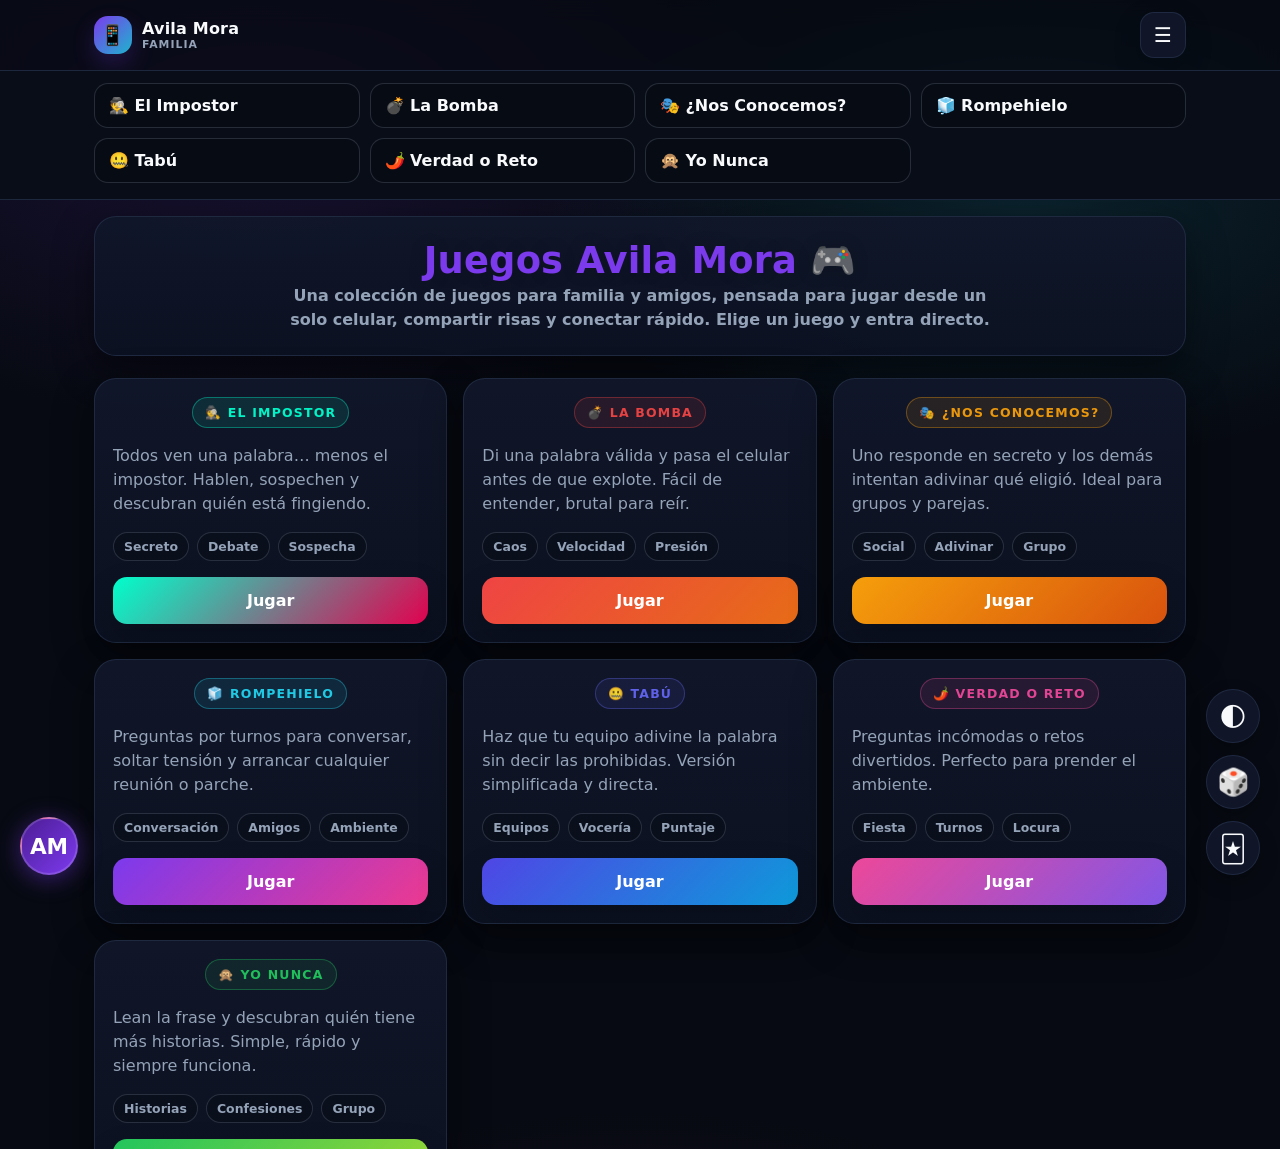
<file: index.html>
<!DOCTYPE html>
<html lang="es">
<head>
  <meta charset="UTF-8" />
  <meta
    name="viewport"
    content="width=device-width, initial-scale=1.0, maximum-scale=1.0, user-scalable=no, viewport-fit=cover"
  />
  <title>Juegos Avila Mora 🎮</title>
  <meta name="theme-color" content="#070A12" />
  <meta
    name="description"
    content="Colección de juegos party para familia y amigos: El Impostor, La Bomba, ¿Nos Conocemos?, Rompehielo, Tabú, Verdad o Reto y Yo Nunca."
  />
  <meta name="apple-mobile-web-app-capable" content="yes" />
  <meta name="apple-mobile-web-app-status-bar-style" content="black-translucent" />
  <meta name="apple-mobile-web-app-title" content="Juegos Avila Mora" />

  <link
    rel="icon"
    href="logoam.png"
  />
  <link id="pwa-manifest" rel="manifest" />
  <link rel="stylesheet" href="styles.css" />
</head>

<body>
  <a class="skip-link" href="#mainContent">Saltar al contenido</a>

  <header class="topbar">
    <div class="topbar-inner">
      <a class="brand brand-link" href="index.html" aria-label="Ir al menú principal">
        <span class="logo" aria-hidden="true">📱</span>
        <span class="txt">
          <span class="name">Avila Mora</span>
          <small>Familia</small>
        </span>
      </a>

      <div class="topbar-actions">
        <button
          id="navToggle"
          type="button"
          class="icon-btn"
          aria-label="Abrir navegación"
          aria-expanded="false"
          aria-controls="siteNav"
        >
          ☰
        </button>
      </div>
    </div>

    <nav id="siteNav" class="site-nav" hidden aria-label="Navegación de juegos">
      <div class="site-nav-inner">
        <a class="nav-item" href="impostor.html">🕵️ El Impostor</a>
        <a class="nav-item" href="bomba.html">💣 La Bomba</a>
        <a class="nav-item" href="nosconocemos.html">🎭 ¿Nos Conocemos?</a>
        <a class="nav-item" href="rompehielo.html">🧊 Rompehielo</a>
        <a class="nav-item" href="tabu.html">🤐 Tabú</a>
        <a class="nav-item" href="verdadreto.html">🌶️ Verdad o Reto</a>
        <a class="nav-item" href="yonunca.html">🙊 Yo Nunca</a>
      </div>
    </nav>
  </header>

  <main id="mainContent">
    <div class="wrap">
      <section class="section active" aria-labelledby="menu-title">
        <div class="stack">
          <div class="hero-card box center">
            <h1 id="menu-title" class="game-title">Juegos Avila Mora 🎮</h1>
            <p class="game-sub max-center">
              Una colección de juegos para familia y amigos, pensada para jugar desde un solo celular,
              compartir risas y conectar rápido. Elige un juego y entra directo.
            </p>
          </div>

          <div class="grid cards-grid">
            <article class="box stack theme-impostor card-item">
              <div class="badge badge-cyan">🕵️ El Impostor</div>
              <div class="muted card-copy">
                Todos ven una palabra… menos el impostor. Hablen, sospechen y descubran quién está fingiendo.
              </div>
              <div class="card-tags">
                <span>Secreto</span><span>Debate</span><span>Sospecha</span>
              </div>
              <a class="btn primary" href="impostor.html">Jugar</a>
            </article>

            <article class="box stack theme-bomba card-item">
              <div class="badge badge-red">💣 La Bomba</div>
              <div class="muted card-copy">
                Di una palabra válida y pasa el celular antes de que explote. Fácil de entender, brutal para reír.
              </div>
              <div class="card-tags">
                <span>Caos</span><span>Velocidad</span><span>Presión</span>
              </div>
              <a class="btn primary" href="bomba.html">Jugar</a>
            </article>

            <article class="box stack theme-nosconocemos card-item">
              <div class="badge badge-amber">🎭 ¿Nos Conocemos?</div>
              <div class="muted card-copy">
                Uno responde en secreto y los demás intentan adivinar qué eligió. Ideal para grupos y parejas.
              </div>
              <div class="card-tags">
                <span>Social</span><span>Adivinar</span><span>Grupo</span>
              </div>
              <a class="btn primary" href="nosconocemos.html">Jugar</a>
            </article>

            <article class="box stack theme-rompehielo card-item">
              <div class="badge">🧊 Rompehielo</div>
              <div class="muted card-copy">
                Preguntas por turnos para conversar, soltar tensión y arrancar cualquier reunión o parche.
              </div>
              <div class="card-tags">
                <span>Conversación</span><span>Amigos</span><span>Ambiente</span>
              </div>
              <a class="btn primary" href="rompehielo.html">Jugar</a>
            </article>

            <article class="box stack theme-tabu card-item">
              <div class="badge badge-indigo">🤐 Tabú</div>
              <div class="muted card-copy">
                Haz que tu equipo adivine la palabra sin decir las prohibidas. Versión simplificada y directa.
              </div>
              <div class="card-tags">
                <span>Equipos</span><span>Vocería</span><span>Puntaje</span>
              </div>
              <a class="btn primary" href="tabu.html">Jugar</a>
            </article>

            <article class="box stack theme-verdadreto card-item">
              <div class="badge badge-pink">🌶️ Verdad o Reto</div>
              <div class="muted card-copy">
                Preguntas incómodas o retos divertidos. Perfecto para prender el ambiente.
              </div>
              <div class="card-tags">
                <span>Fiesta</span><span>Turnos</span><span>Locura</span>
              </div>
              <a class="btn primary" href="verdadreto.html">Jugar</a>
            </article>

            <article class="box stack theme-yonunca card-item">
              <div class="badge badge-green">🙊 Yo Nunca</div>
              <div class="muted card-copy">
                Lean la frase y descubran quién tiene más historias. Simple, rápido y siempre funciona.
              </div>
              <div class="card-tags">
                <span>Historias</span><span>Confesiones</span><span>Grupo</span>
              </div>
              <a class="btn primary" href="yonunca.html">Jugar</a>
            </article>
          </div>
        </div>
      </section>
    </div>
  </main>

  <footer id="globalFooter">
    Hecho con mucho amor |
    <a
      href="https://avilamorasoluciones.github.io/ams"
      target="_blank"
      rel="noopener noreferrer"
      class="footer-link"
    >
      Avila Mora Soluciones
    </a>
    | 2026
  </footer>

  <a
    href="https://avilamorasoluciones.github.io/ams"
    target="_blank"
    rel="noopener noreferrer"
    class="fab-left"
    title="Ir a Avila Mora Soluciones"
    aria-label="Ir a Avila Mora Soluciones"
  >
    AM
  </a>

  <div class="fab-right-container">
    <button
      id="themeToggleBtn"
      type="button"
      class="fab-btn"
      onclick="Theme.toggle()"
      title="Cambiar tema"
      aria-label="Cambiar tema"
    >
      🌓
    </button>
    <button
      type="button"
      class="fab-btn"
      onclick="Tools.openModal('dice')"
      title="Lanzar dado"
      aria-label="Lanzar dado"
    >
      🎲
    </button>
    <button
      type="button"
      class="fab-btn"
      onclick="Tools.openModal('cards')"
      title="Sacar carta"
      aria-label="Sacar carta"
    >
      🃏
    </button>
  </div>

  <div id="dice-modal" class="tool-overlay" role="dialog" aria-modal="true" aria-labelledby="dice-modal-title">
    <div class="box narrow stack center tool-modal-card">
      <button
        type="button"
        class="btn ghost modal-close-btn"
        onclick="Tools.closeModal('dice')"
        aria-label="Cerrar modal de dado"
      >
        ❌
      </button>

      <h2 id="dice-modal-title" class="modal-title color-accent">Lanzar Dado 🎲</h2>
      <p class="muted modal-copy">
        Toma decisiones rápidas, asigna turnos o define quién empieza. Que decida el azar.
      </p>

      <div id="dice-result" class="emoji-display giant-emoji">🎲</div>

      <button type="button" class="btn primary btn-xl" onclick="Tools.rollDice()">¡Lanzar!</button>
    </div>
  </div>

  <div id="cards-modal" class="tool-overlay" role="dialog" aria-modal="true" aria-labelledby="cards-modal-title">
    <div class="box narrow stack center tool-modal-card">
      <button
        type="button"
        class="btn ghost modal-close-btn"
        onclick="Tools.closeModal('cards')"
        aria-label="Cerrar modal de cartas"
      >
        ❌
      </button>

      <h2 id="cards-modal-title" class="modal-title color-danger">Sacar Carta 🃏</h2>
      <p class="muted modal-copy">
        Ideal para repartir turnos, jugar mayor/menor o resolver empates con la baraja.
      </p>

      <div id="card-result" class="card-result-box">🎴</div>

      <button type="button" class="btn danger btn-xl" onclick="Tools.drawCard()">¡Sacar Carta!</button>
    </div>
  </div>

  <script src="scripts.js"></script>
</body>
</html>
</file>
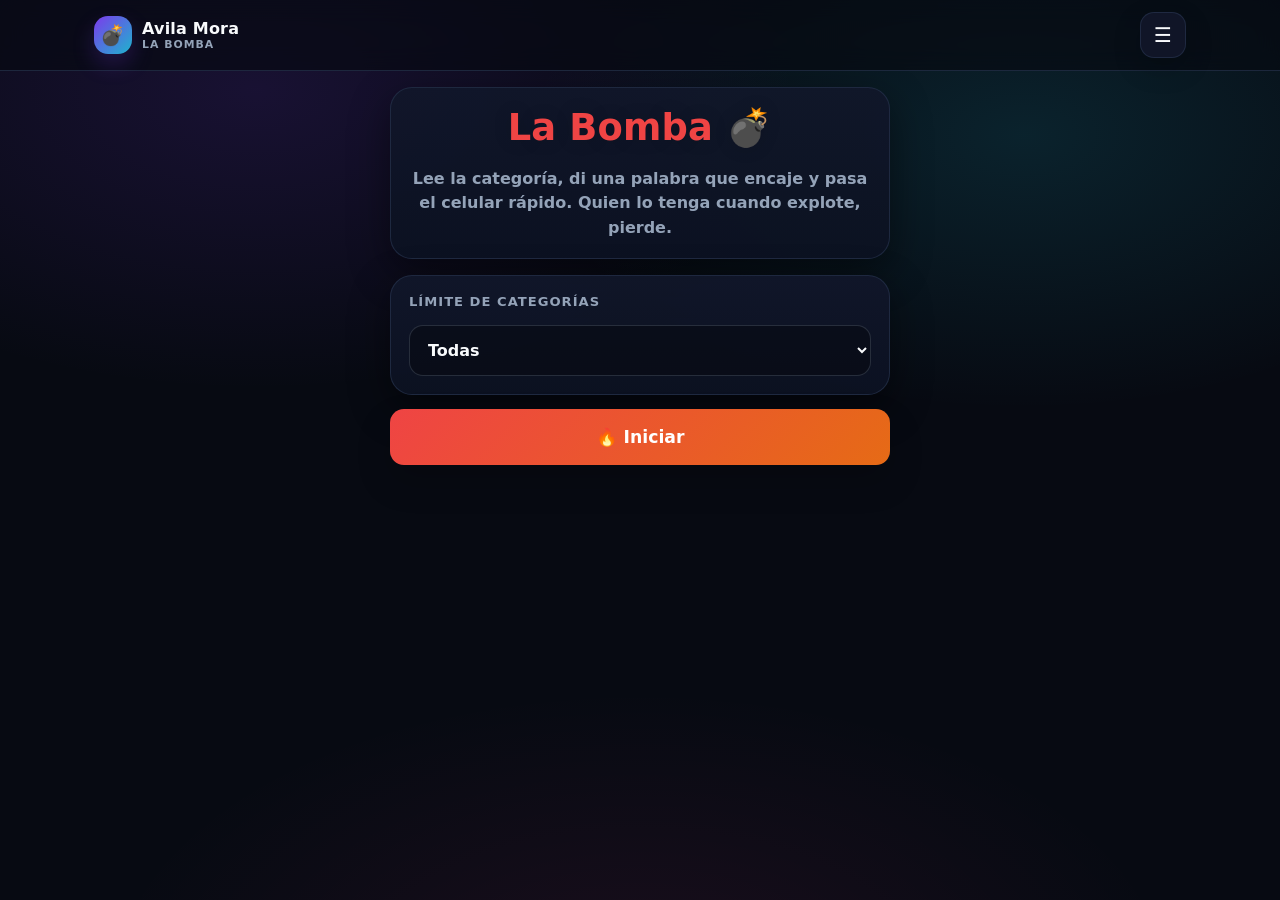
<file: bomba.html>
<!DOCTYPE html>
<html lang="es">
<head>
  <meta charset="UTF-8" />
  <meta name="viewport" content="width=device-width, initial-scale=1.0, maximum-scale=1.0, user-scalable=no, viewport-fit=cover" />
  <title>La Bomba 💣</title>
  <meta name="theme-color" content="#ef4444" />
 <link
    rel="icon"
    href="logoam.png"
  />
  <link rel="stylesheet" href="styles.css" />
</head>
<body class="theme-bomba">
  <header class="topbar">
    <div class="topbar-inner">
      <a class="brand brand-link" href="index.html">
        <span class="logo">💣</span>
        <span class="txt"><span class="name">Avila Mora</span><small>La Bomba</small></span>
      </a>
      <div class="topbar-actions"><button id="navToggle" type="button" class="icon-btn">☰</button></div>
    </div>
    <nav id="siteNav" class="site-nav" hidden>
      <div class="site-nav-inner">
        <a class="nav-item" href="index.html">🏠 Menú</a>
      </div>
    </nav>
  </header>

  <main id="mainContent">
    <div class="wrap">
      <section class="section active">
        <div class="stack">
          <div class="box narrow stack center">
            <h1 class="game-title">La Bomba 💣</h1>
            <p class="game-sub">Lee la categoría, di una palabra que encaje y pasa el celular rápido. Quien lo tenga cuando explote, pierde.</p>
          </div>

          <div class="box narrow shell">
            <div class="stack">
              <!-- CONFIGURACIÓN -->
              <div id="b-scr-lobby" class="im-screen active">
                <div class="box stack compact">
                  <span class="label-muted">Límite de categorías</span>
                  <select id="b-selLimit">
                    <option value="20">20 Categorías</option>
                    <option value="50">50 Categorías</option>
                    <option value="all" selected>Todas</option>
                  </select>
                </div>
                <button type="button" class="btn primary btn-xl" id="b-btnStart">🔥 Iniciar</button>
              </div>

              <!-- JUEGO -->
              <div id="b-scr-game" class="im-screen center">
                <div class="box stack">
                  <span class="cat-text">Digan palabras de:</span>
                  <h2 id="b-txtWord" class="prompt-main" style="color: var(--text)">-</h2>
                  <div id="b-bombEmoji" class="emoji-display giant-emoji">💣</div>
                </div>
                
                <div class="row">
                  <button type="button" class="btn ghost" id="b-btnStop">⏹️ Parar</button>
                  <button type="button" class="btn danger" id="b-btnSkip">⏭️ Cambiar</button>
                </div>
              </div>

              <!-- EXPLOSIÓN -->
              <div id="b-scr-boom" class="im-screen center">
                <div class="box stack">
                  <h1 class="game-title" style="color: var(--danger)">¡BOOM! 💥</h1>
                  <p class="muted strong-copy">Explotó. El que tiene el celular, ¡pierde!</p>
                </div>
                <button type="button" class="btn primary btn-xl" id="b-btnNext">Siguiente Ronda</button>
                <a href="index.html" class="btn ghost">🏠 Menú</a>
              </div>
            </div>
          </div>
        </div>
      </section>
    </div>
  </main>
  <script src="datos.js"></script>
  <script src="scripts.js"></script>
  <script src="bomba.js"></script>
</body>
</html>
</file>
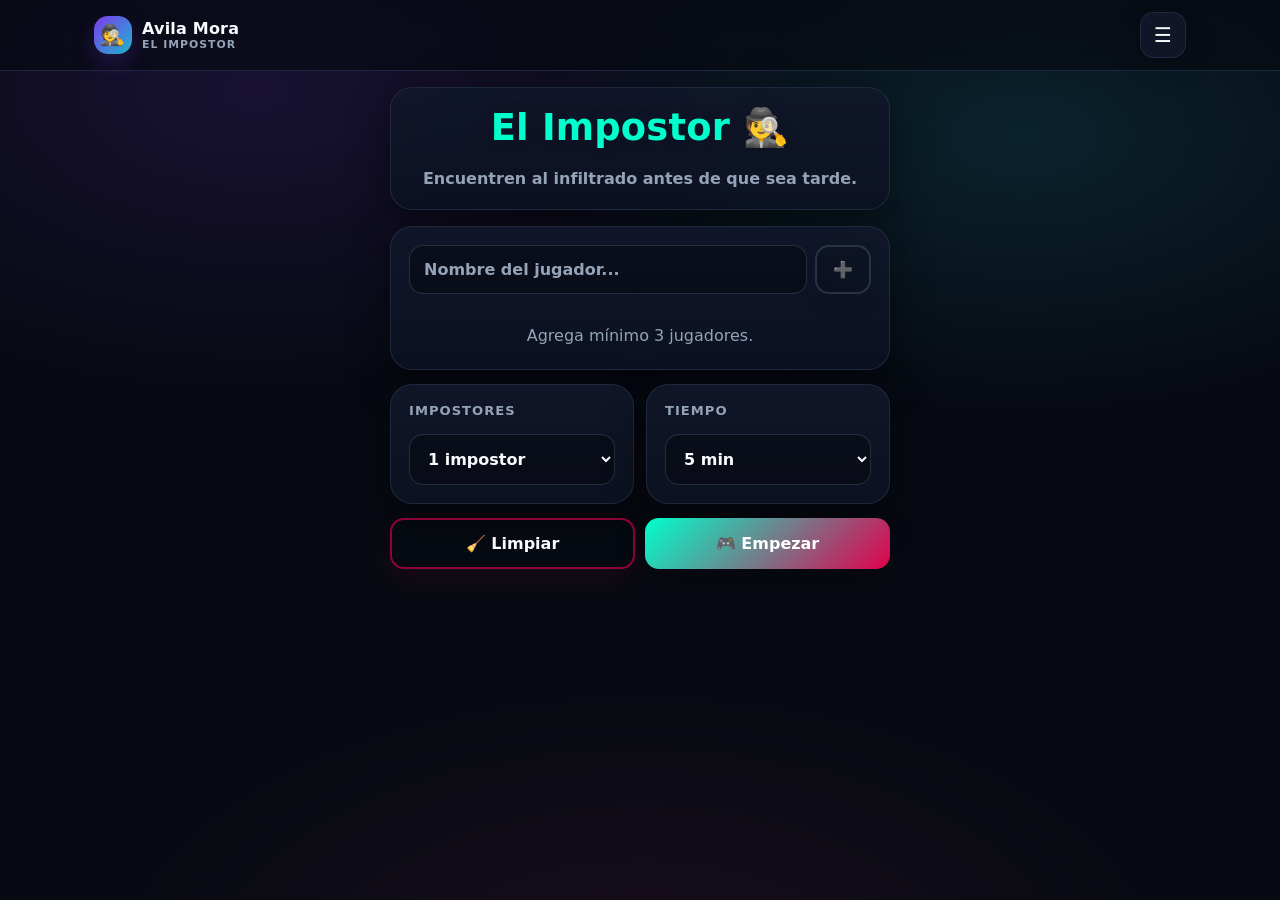
<file: impostor.html>
<!DOCTYPE html>
<html lang="es">
<head>
  <meta charset="UTF-8" />
  <meta name="viewport" content="width=device-width, initial-scale=1.0, maximum-scale=1.0, user-scalable=no, viewport-fit=cover" />
  <title>El Impostor 🕵️</title>
  <meta name="theme-color" content="#070A12" />
  <link
    rel="icon"
    href="logoam.png"
  />
  <link rel="stylesheet" href="styles.css" />
  <style>
    .impostor-page .wrap { gap: 24px; }
    .impostor-hero { margin-bottom: 8px; }
    .impostor-secret-card { min-height: 300px; }
    .impostor-vote-grid { display: grid; grid-template-columns: 1fr; gap: 10px; }
    @media (min-width: 700px) { .impostor-vote-grid { grid-template-columns: 1fr 1fr; } }
  </style>
</head>
<body class="theme-impostor impostor-page">
  <header class="topbar">
    <div class="topbar-inner">
      <a class="brand brand-link" href="index.html">
        <span class="logo">🕵️</span>
        <span class="txt"><span class="name">Avila Mora</span><small>El Impostor</small></span>
      </a>
      <div class="topbar-actions">
        <button id="navToggle" type="button" class="icon-btn">☰</button>
      </div>
    </div>
    <nav id="siteNav" class="site-nav" hidden>
      <div class="site-nav-inner">
        <a class="nav-item" href="index.html">🏠 Menú</a>
      </div>
    </nav>
  </header>

  <main id="mainContent">
    <div class="wrap">
      <section class="section active">
        <div class="stack">
          <div class="box narrow stack center impostor-hero">
            <h1 class="game-title">El Impostor 🕵️</h1>
            <p class="game-sub">Encuentren al infiltrado antes de que sea tarde.</p>
          </div>

          <div class="box narrow shell">
            <div class="stack">
              <div id="i-scr-lobby" class="im-screen active">
                <div class="box stack">
                  <div class="inline-input-group">
                    <input type="text" id="i-inpName" placeholder="Nombre del jugador..." autocomplete="off" maxlength="18" />
                    <button type="button" class="btn btn-inline-square" id="i-btnAddPlayer">➕</button>
                  </div>
                  <div class="player-list" id="i-uiPlayerList"></div>
                </div>

                <div class="config-grid">
                  <div class="box stack compact">
                    <span class="label-muted">Impostores</span>
                    <select id="i-selImposters">
                      <option value="1" selected>1 impostor</option>
                      <option value="2">2 impostores</option>
                    </select>
                  </div>
                  <div class="box stack compact">
                    <span class="label-muted">Tiempo</span>
                    <select id="i-selTime">
                      <option value="120">2 min</option>
                      <option value="300" selected>5 min</option>
                    </select>
                  </div>
                </div>

                <div class="row">
                  <button type="button" class="btn danger" id="i-btnClearPlayers">🧹 Limpiar</button>
                  <button type="button" class="btn primary" id="i-btnStartGame">🎮 Empezar</button>
                </div>
              </div>

              <div id="i-scr-pass" class="im-screen">
                <div class="box center pass-box stack compact">
                  <div class="emoji-display">📱</div>
                  <p class="label-muted">Pasa el celular a:</p>
                  <h2 id="i-txtPassName" class="pass-name">-</h2>
                  <p class="muted">Nadie más puede mirar la pantalla.</p>
                </div>
                <button type="button" id="i-btnReveal" class="btn primary btn-xxl">👀 Ver mi rol</button>
              </div>

              <div id="i-scr-reveal" class="im-screen">
                <div class="box center reveal-box stack impostor-secret-card">
                  <h3 id="i-txtRevealPlayer" class="muted reveal-player-name">-</h3>
                  <div id="i-uiSecretArea" class="stack center"></div>
                </div>
                <button type="button" id="i-btnHide" class="btn danger">🙈 Ocultar y Pasar</button>
              </div>

              <div id="i-scr-game" class="im-screen center">
                <div class="box stack compact">
                  <span class="label-muted color-primary">Empieza hablando</span>
                  <h2 id="i-txtSpeaker" class="big-player-name">-</h2>
                  <p class="muted">Digan una sola palabra relacionada con la palabra secreta.</p>
                </div>
                <div class="box stack center">
                  <div class="timer-text" id="i-uiTimer">05:00</div>
                  <div class="row">
                    <button id="i-btnPause" type="button" class="btn">⏸ Pausar</button>
                    <button type="button" id="i-btnVoteNow" class="btn danger">🗳️ Votar</button>
                  </div>
                </div>
              </div>

              <div id="i-scr-vote" class="im-screen center">
                <div class="box stack">
                  <div class="label-muted">¿Quién es el Impostor?</div>
                  <div class="impostor-vote-grid" id="i-uiVoteList"></div>
                </div>
              </div>

              <div id="i-scr-result" class="im-screen center">
                <h1 id="i-txtResultTitle" class="game-title result-title-lg">-</h1>
                <div class="box result-area stack center" id="i-uiResultArea"></div>
                <div class="row">
                  <button type="button" id="i-btnRestart" class="btn primary">🔄 Nueva ronda</button>
                  <a href="index.html" class="btn ghost">🏠 Menú</a>
                </div>
              </div>
            </div>
          </div>
        </div>
      </section>
    </div>
  </main>
  
  <script src="datos.js"></script>
  <script src="scripts.js"></script>
  <script src="impostor.js"></script>
</body>
</html>
</file>
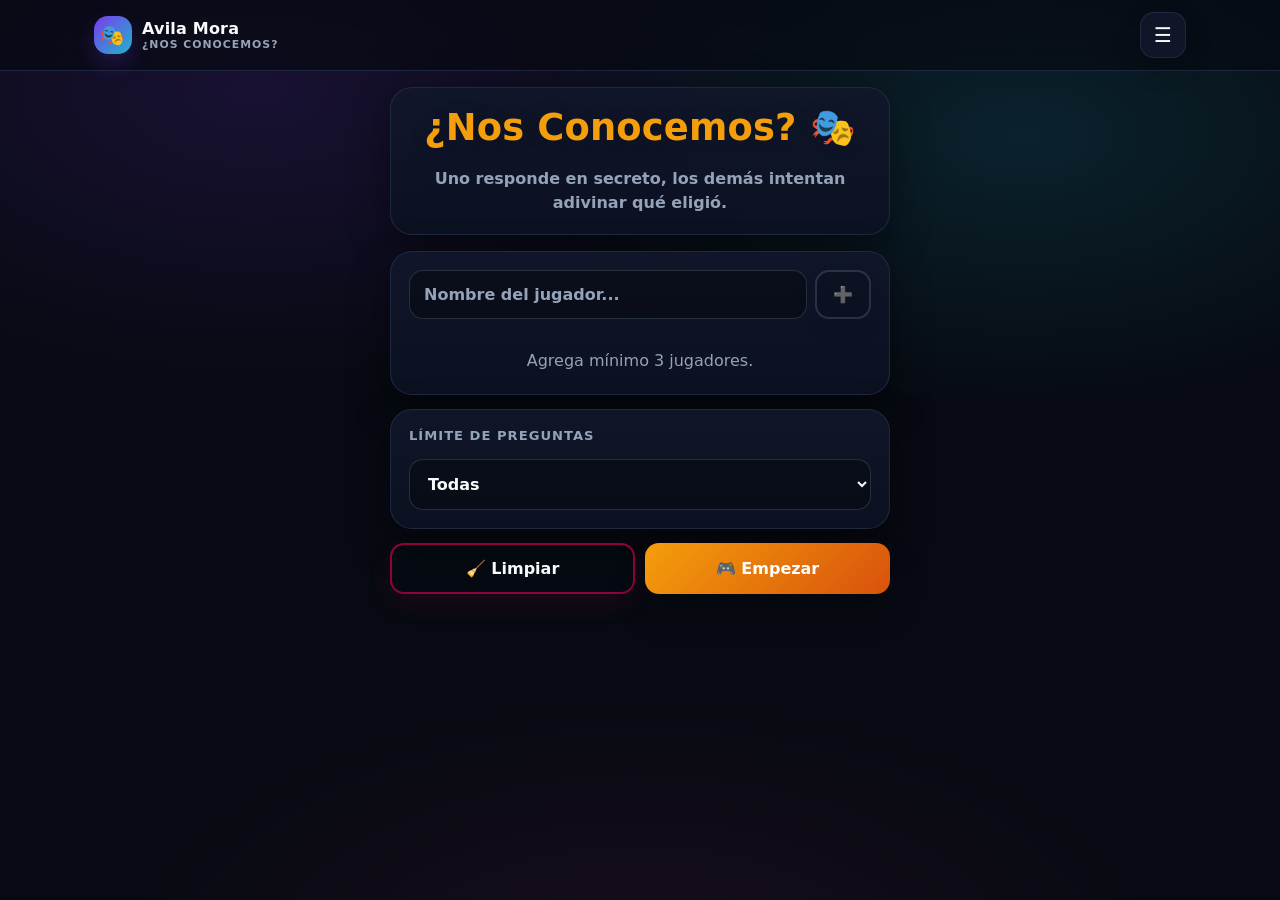
<file: nosconocemos.html>
<!DOCTYPE html>
<html lang="es">
<head>
  <meta charset="UTF-8" />
  <meta name="viewport" content="width=device-width, initial-scale=1.0, maximum-scale=1.0, user-scalable=no, viewport-fit=cover" />
  <title>¿Nos Conocemos? 🎭</title>
  <meta name="theme-color" content="#f59e0b" />
  <link
    rel="icon"
    href="logoam.png"
  />
  <link rel="stylesheet" href="styles.css" />
  <style>
    .guess-results { display: flex; flex-direction: column; gap: 8px; margin-top: 15px; }
  </style>
</head>
<body class="theme-nosconocemos">
  <header class="topbar">
    <div class="topbar-inner">
      <a class="brand brand-link" href="index.html">
        <span class="logo">🎭</span>
        <span class="txt"><span class="name">Avila Mora</span><small>¿Nos Conocemos?</small></span>
      </a>
      <div class="topbar-actions"><button id="navToggle" type="button" class="icon-btn">☰</button></div>
    </div>
    <nav id="siteNav" class="site-nav" hidden>
      <div class="site-nav-inner">
        <a class="nav-item" href="index.html">🏠 Menú</a>
      </div>
    </nav>
  </header>

  <main id="mainContent">
    <div class="wrap">
      <section class="section active">
        <div class="stack">
          <div class="box narrow stack center">
            <h1 class="game-title">¿Nos Conocemos? 🎭</h1>
            <p class="game-sub">Uno responde en secreto, los demás intentan adivinar qué eligió.</p>
          </div>

          <div class="box narrow shell">
            <div class="stack">
              <!-- LOBBY -->
              <div id="nc-scr-lobby" class="im-screen active">
                <div class="box stack">
                  <div class="inline-input-group">
                    <input type="text" id="nc-inpName" placeholder="Nombre del jugador..." autocomplete="off" maxlength="18" />
                    <button type="button" class="btn btn-inline-square" id="nc-btnAddPlayer">➕</button>
                  </div>
                  <div class="player-list" id="nc-uiPlayerList"></div>
                </div>

                <!-- Corrección visual: Sin config-grid para que llene el espacio uniformemente -->
                <div class="box stack compact">
                  <span class="label-muted">Límite de preguntas</span>
                  <select id="nc-selLimit">
                    <option value="20">20 Preguntas</option>
                    <option value="50">50 Preguntas</option>
                    <option value="all" selected>Todas</option>
                  </select>
                </div>

                <div class="row">
                  <button type="button" class="btn danger" id="nc-btnClearPlayers">🧹 Limpiar</button>
                  <button type="button" class="btn primary" id="nc-btnStart">🎮 Empezar</button>
                </div>
              </div>

              <!-- PASAR AL JUGADOR PRINCIPAL -->
              <div id="nc-scr-pass-main" class="im-screen center">
                <div class="box stack compact">
                  <div class="emoji-display">📱</div>
                  <span class="label-muted">El protagonista es:</span>
                  <h2 id="nc-txtMainPlayer" class="pass-name">-</h2>
                  <p class="muted strong-copy">Responde en secreto. Que nadie más mire.</p>
                </div>
                <button type="button" id="nc-btnSeeOptions" class="btn primary btn-xxl">👀 Ver Pregunta</button>
              </div>

              <!-- SELECCIÓN SECRETA DEL PROTAGONISTA -->
              <div id="nc-scr-secret" class="im-screen center">
                <div class="box stack">
                  <span class="label-muted color-warning">Elige tu respuesta en secreto</span>
                  <h2 id="nc-txtQuestionMain" class="prompt-block">-</h2>
                  <div class="vote-list" id="nc-uiOptionsMain"></div>
                </div>
                <!-- Botón de terminar siempre visible -->
                <button type="button" class="btn ghost mt-2" id="nc-btnEndSecret">🏠 Terminar / Menú</button>
              </div>

              <!-- PASAR A ADIVINADORES -->
              <div id="nc-scr-pass-guess" class="im-screen center">
                <div class="box stack compact">
                  <div class="emoji-display">🤔</div>
                  <span class="label-muted">Pasa el celular a:</span>
                  <h2 id="nc-txtGuesser" class="pass-name">-</h2>
                  <p class="muted strong-copy">Intenta adivinar lo que respondió el protagonista.</p>
                </div>
                <button type="button" id="nc-btnSeeGuess" class="btn primary btn-xxl">👀 Adivinar</button>
              </div>

              <!-- ADIVINANZA -->
              <div id="nc-scr-guess" class="im-screen center">
                <div class="box stack">
                  <span class="label-muted color-accent" id="nc-guessSubtitle">¿Qué crees que eligió?</span>
                  <h2 id="nc-txtQuestionGuess" class="prompt-block">-</h2>
                  <div class="vote-list" id="nc-uiOptionsGuess"></div>
                </div>
              </div>

              <!-- RESULTADO DE LA RONDA -->
              <div id="nc-scr-result" class="im-screen center">
                <div class="box stack">
                  <span class="label-muted">La respuesta real de <span id="nc-resName"></span> fue:</span>
                  <h2 id="nc-txtAnswer" class="result-answer">-</h2>
                  <div id="nc-uiGuessResults" class="guess-results"></div>
                </div>
                <button type="button" class="btn primary btn-xl" id="nc-btnNextTurn">Siguiente Turno</button>
                <button type="button" class="btn ghost" id="nc-btnEnd">🏠 Menú</button>
              </div>

            </div>
          </div>
        </div>
      </section>
    </div>
  </main>
  <script src="datos.js"></script>
  <script src="scripts.js"></script>
  <script src="nosconocemos.js"></script>
</body>
</html>
</file>
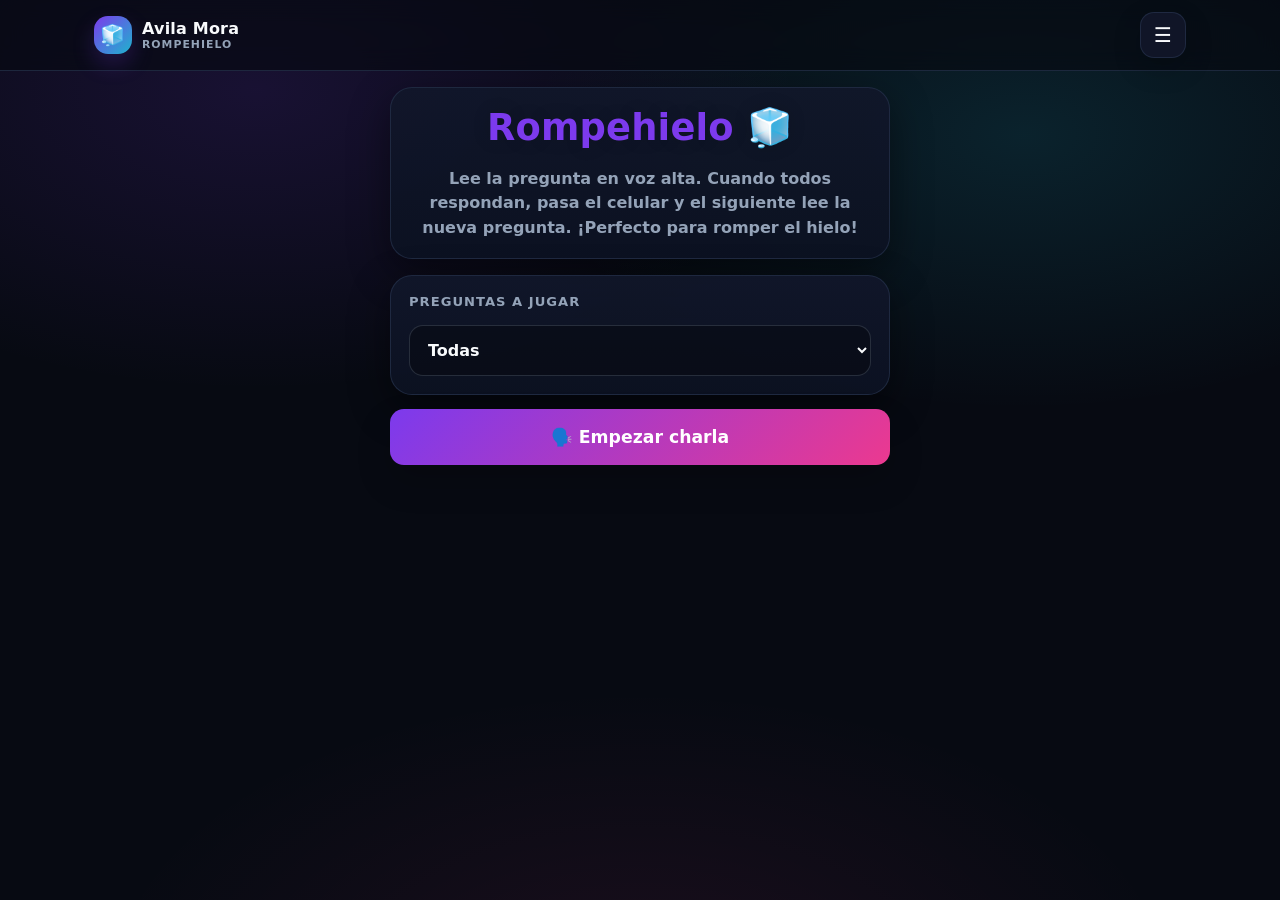
<file: rompehielo.html>
<!DOCTYPE html>
<html lang="es">
<head>
  <meta charset="UTF-8" />
  <meta name="viewport" content="width=device-width, initial-scale=1.0, maximum-scale=1.0, user-scalable=no, viewport-fit=cover" />
  <title>Rompehielo 🧊</title>
  <meta name="theme-color" content="#7c3aed" />
  <link
    rel="icon"
    href="logoam.png"
  />
  <link rel="stylesheet" href="styles.css" />
</head>
<body class="theme-rompehielo">
  <header class="topbar">
    <div class="topbar-inner">
      <a class="brand brand-link" href="index.html">
        <span class="logo">🧊</span>
        <span class="txt"><span class="name">Avila Mora</span><small>Rompehielo</small></span>
      </a>
      <div class="topbar-actions"><button id="navToggle" type="button" class="icon-btn">☰</button></div>
    </div>
    <nav id="siteNav" class="site-nav" hidden>
      <div class="site-nav-inner">
        <a class="nav-item" href="index.html">🏠 Menú</a>
      </div>
    </nav>
  </header>

  <main id="mainContent">
    <div class="wrap">
      <section class="section active">
        <div class="stack">
          <div class="box narrow stack center">
            <h1 class="game-title">Rompehielo 🧊</h1>
            <p class="game-sub">Lee la pregunta en voz alta. Cuando todos respondan, pasa el celular y el siguiente lee la nueva pregunta. ¡Perfecto para romper el hielo!</p>
          </div>

          <div class="box narrow shell">
            <div class="stack">
              <!-- CONFIG -->
              <div id="r-scr-lobby" class="im-screen active">
                <div class="box stack compact">
                  <span class="label-muted">Preguntas a jugar</span>
                  <select id="r-selLimit">
                    <option value="20">20 Preguntas</option>
                    <option value="50">50 Preguntas</option>
                    <option value="all" selected>Todas</option>
                  </select>
                </div>
                <button type="button" class="btn primary btn-xl" id="r-btnStart">🗣️ Empezar charla</button>
              </div>

              <!-- JUEGO -->
              <div id="r-scr-game" class="im-screen center">
                <div class="box stack">
                  <div class="badge badge-cyan" id="r-catBadge">Categoría</div>
                  <h2 id="r-txtQuestion" class="prompt-main">-</h2>
                </div>
                <button type="button" class="btn primary btn-xl" id="r-btnNext">Siguiente ➡️</button>
                <button type="button" class="btn ghost" id="r-btnEnd">Terminar</button>
              </div>
            </div>
          </div>
        </div>
      </section>
    </div>
  </main>
  <script src="datos.js"></script>
  <script src="scripts.js"></script>
  <script src="rompehielo.js"></script>
</body>
</html>
</file>
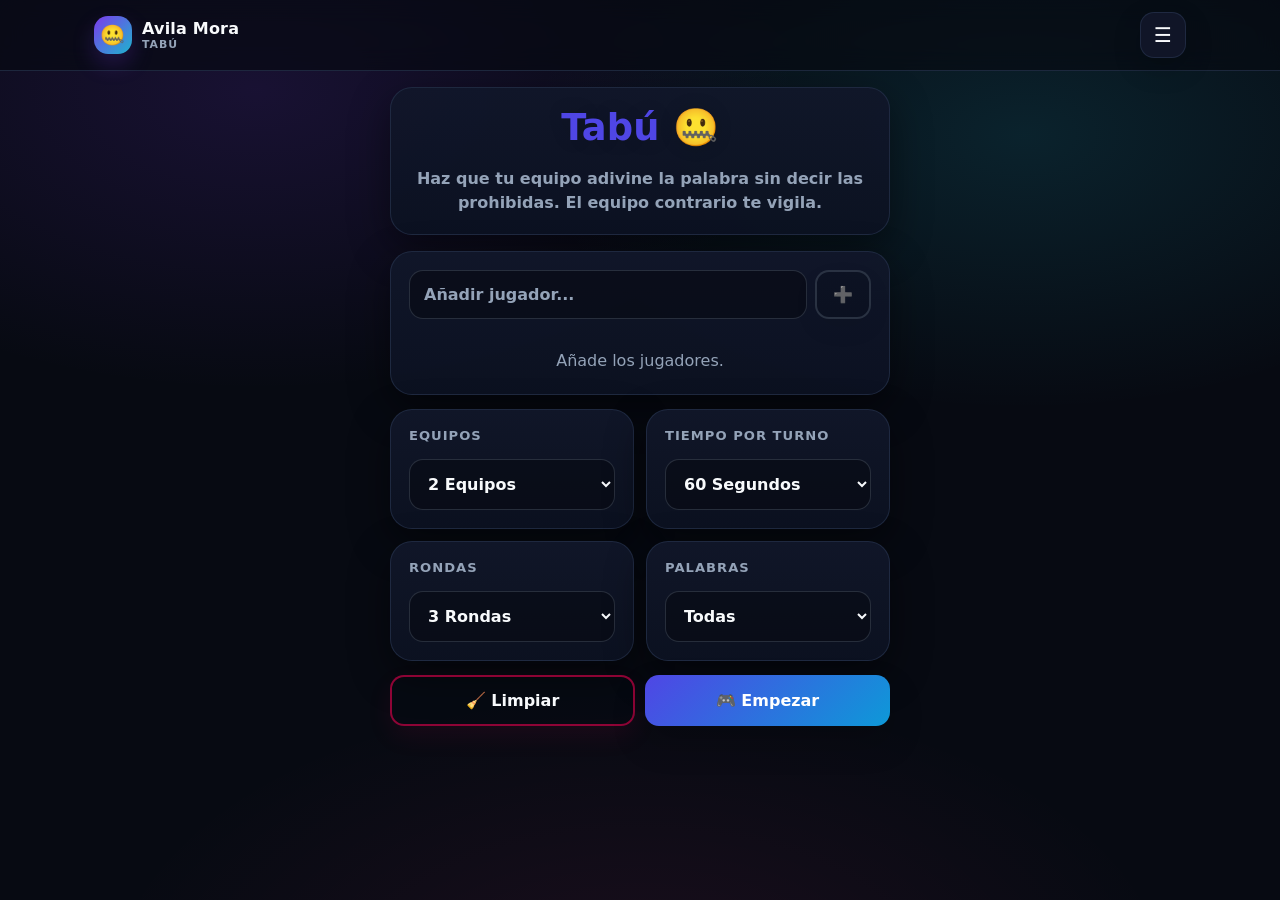
<file: tabu.html>
<!DOCTYPE html>
<html lang="es">
<head>
  <meta charset="UTF-8" />
  <meta name="viewport" content="width=device-width, initial-scale=1.0, maximum-scale=1.0, user-scalable=no, viewport-fit=cover" />
  <title>Tabú 🤐</title>
  <meta name="theme-color" content="#4f46e5" />
  <link
    rel="icon"
    href="logoam.png"
  />
  <link rel="stylesheet" href="styles.css" />
  <style>
    .team-card { padding: 12px; border-radius: 12px; background: var(--player-bg); border: 1px solid var(--border-light); margin-bottom: 10px;}
    .team-name { font-weight: 900; color: var(--primary); margin-bottom: 6px; font-size: 1.1rem; }
    .team-members { color: var(--text); font-weight: 800; font-size: 0.95rem;}
    .tabu-controls { display: grid; grid-template-columns: 1fr 1fr; gap: 10px; margin-top: 15px;}
    .tabu-controls .btn-full { grid-column: span 2; }
  </style>
</head>
<body class="theme-tabu">
  <header class="topbar">
    <div class="topbar-inner">
      <a class="brand brand-link" href="index.html">
        <span class="logo">🤐</span>
        <span class="txt"><span class="name">Avila Mora</span><small>Tabú</small></span>
      </a>
      <div class="topbar-actions"><button id="navToggle" type="button" class="icon-btn">☰</button></div>
    </div>
    <nav id="siteNav" class="site-nav" hidden>
      <div class="site-nav-inner">
        <a class="nav-item" href="index.html">🏠 Menú</a>
      </div>
    </nav>
  </header>

  <main id="mainContent">
    <div class="wrap">
      <section class="section active">
        <div class="stack">
          <div class="box narrow stack center">
            <h1 class="game-title">Tabú 🤐</h1>
            <p class="game-sub">Haz que tu equipo adivine la palabra sin decir las prohibidas. El equipo contrario te vigila.</p>
          </div>

          <div class="box narrow shell">
            <div class="stack">
              <!-- LOBBY -->
              <div id="t-scr-lobby" class="im-screen active">
                <div class="box stack">
                  <div class="inline-input-group">
                    <input type="text" id="t-inpName" placeholder="Añadir jugador..." autocomplete="off" maxlength="18" />
                    <button type="button" class="btn btn-inline-square" id="t-btnAddPlayer">➕</button>
                  </div>
                  <div class="player-list" id="t-uiPlayerList"></div>
                </div>

                <div class="config-grid">
                  <div class="box stack compact">
                    <span class="label-muted">Equipos</span>
                    <select id="t-selTeams">
                      <option value="2" selected>2 Equipos</option>
                      <option value="3">3 Equipos</option>
                      <option value="4">4 Equipos</option>
                    </select>
                  </div>
                  <div class="box stack compact">
                    <span class="label-muted">Tiempo por turno</span>
                    <select id="t-selTime">
                      <option value="30">30 Segundos</option>
                      <option value="60" selected>60 Segundos</option>
                      <option value="90">90 Segundos</option>
                    </select>
                  </div>
                  <div class="box stack compact">
                    <span class="label-muted">Rondas</span>
                    <select id="t-selRounds">
                      <option value="2">2 Rondas</option>
                      <option value="3" selected>3 Rondas</option>
                      <option value="5">5 Rondas</option>
                    </select>
                  </div>
                  <div class="box stack compact">
                    <span class="label-muted">Palabras</span>
                    <select id="t-selLimit">
                      <option value="50">50 Palabras</option>
                      <option value="all" selected>Todas</option>
                    </select>
                  </div>
                </div>

                <div class="row">
                  <button type="button" class="btn danger" id="t-btnClearPlayers">🧹 Limpiar</button>
                  <button type="button" class="btn primary" id="t-btnStart">🎮 Empezar</button>
                </div>
              </div>

              <!-- EQUIPOS REVELADOS -->
              <div id="t-scr-teams" class="im-screen center">
                <div class="box stack">
                  <h2 class="game-title">Equipos Formados</h2>
                  <p class="muted">El juego ha distribuido los equipos al azar.</p>
                  <div id="t-uiTeamsList" class="stack compact" style="text-align: left;"></div>
                </div>
                <button type="button" class="btn primary btn-xl" id="t-btnConfirmTeams">¡Todo Listo!</button>
              </div>

              <!-- PRE-TURNO -->
              <div id="t-scr-preturn" class="im-screen center">
                <div class="box stack">
                  <span class="label-muted color-accent" id="t-txtTurnRound">Ronda 1</span>
                  <h2 class="big-player-name" id="t-txtActiveTeam">-</h2>
                  <p class="muted strong-copy">Habla: <span id="t-txtSpeaker" class="color-primary"></span></p>
                  <div class="box panel-soft">
                    <p class="muted"><strong>Atención:</strong> Un jugador del <span id="t-txtWatcher" class="color-danger"></span> debe mirar la pantalla para vigilar que no diga palabras prohibidas.</p>
                  </div>
                </div>
                <button type="button" class="btn primary btn-xl" id="t-btnStartTurn">▶️ Iniciar Temporizador</button>
              </div>

              <!-- JUEGO ACTIVO -->
              <div id="t-scr-game" class="im-screen center">
                <div class="box stack compact">
                  <div class="timer-text" id="t-uiTimer">01:00</div>
                  
                  <!-- ESTADÍSTICAS EN VIVO -->
                  <div class="row row-tight" style="margin-bottom: 8px;">
                    <div class="mini-stat compact-surface"><span>Aciertos</span><strong class="color-green" id="t-liveCorrect">0</strong></div>
                    <div class="mini-stat compact-surface"><span>Tabús</span><strong class="color-danger" id="t-liveTaboo">0</strong></div>
                    <div class="mini-stat compact-surface"><span>Saltos</span><strong class="muted" id="t-liveSkip">0</strong></div>
                  </div>

                  <div class="card-word stack compact">
                    <div class="badge badge-cyan" id="t-catBadge">-</div>
                    <div class="tabu-main-word" id="t-txtMainWord">-</div>
                  </div>
                  <div class="forbidden-box stack compact">
                    <span class="label-muted color-danger">Palabras Prohibidas</span>
                    <ul class="forbidden-list" id="t-uiForbiddenList"></ul>
                  </div>
                </div>
                <div class="tabu-controls">
                  <button type="button" class="btn success" id="t-btnCorrect">✔️ Acierto</button>
                  <button type="button" class="btn danger" id="t-btnTaboo">❌ Tabú</button>
                  <button type="button" class="btn ghost btn-full" id="t-btnSkip">⏭️ Saltar</button>
                </div>
              </div>

              <!-- RESUMEN DE TURNO -->
              <div id="t-scr-turn-summary" class="im-screen center">
                <div class="box stack">
                  <h2 class="game-title">¡Tiempo! ⏳</h2>
                  <p class="muted" id="t-txtSummaryTeam">-</p>
                  <div class="turn-mini-stats">
                    <div class="mini-stat"><span>Aciertos</span><strong class="color-green" id="t-statCorrect">0</strong></div>
                    <div class="mini-stat"><span>Tabús</span><strong class="color-danger" id="t-statTaboo">0</strong></div>
                    <div class="mini-stat"><span>Total</span><strong class="color-primary" id="t-statPoints">0</strong></div>
                  </div>
                </div>
                <button type="button" class="btn primary btn-xl" id="t-btnNextTurn">Siguiente Turno</button>
              </div>

              <!-- RESULTADO FINAL -->
              <div id="t-scr-result" class="im-screen center">
                <h1 class="game-title winner-title">¡Partida Terminada! 🎉</h1>
                <div class="box result-area stack" id="t-uiFinalResults" style="text-align: left;"></div>
                <div class="row" style="margin-top: 15px;">
                  <button type="button" id="t-btnRestart" class="btn primary">🔄 Nueva partida</button>
                  <a href="index.html" class="btn ghost">🏠 Menú</a>
                </div>
              </div>

            </div>
          </div>
        </div>
      </section>
    </div>
  </main>
  <script src="datos.js"></script>
  <script src="scripts.js"></script>
  <script src="tabu.js"></script>
</body>
</html>
</file>
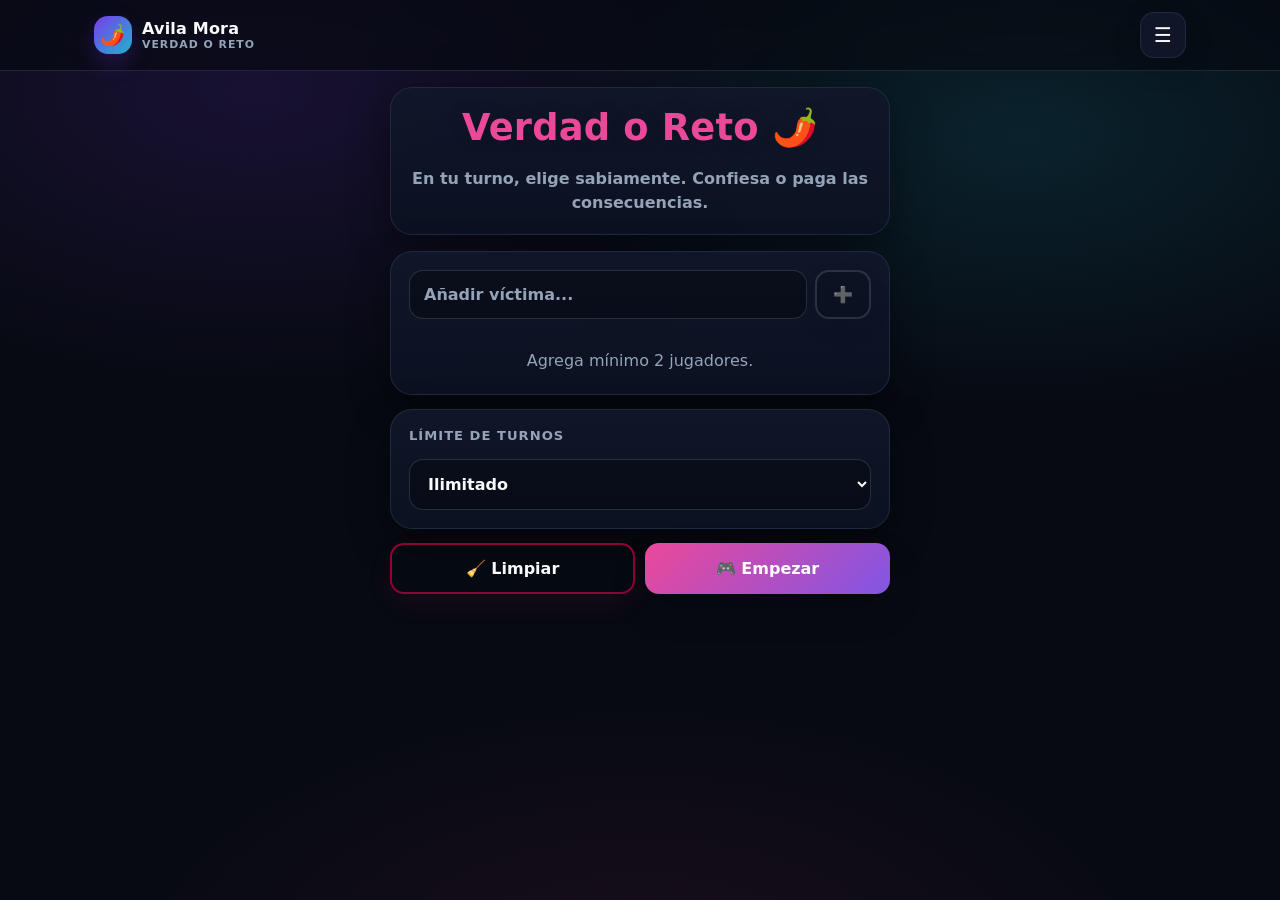
<file: verdadreto.html>
<!DOCTYPE html>
<html lang="es">
<head>
  <meta charset="UTF-8" />
  <meta name="viewport" content="width=device-width, initial-scale=1.0, maximum-scale=1.0, user-scalable=no, viewport-fit=cover" />
  <title>Verdad o Reto 🌶️</title>
  <meta name="theme-color" content="#ec4899" />
  <link
    rel="icon"
    href="logoam.png"
  />
  <link rel="stylesheet" href="styles.css" />
</head>
<body class="theme-verdadreto">
  <header class="topbar">
    <div class="topbar-inner">
      <a class="brand brand-link" href="index.html">
        <span class="logo">🌶️</span>
        <span class="txt"><span class="name">Avila Mora</span><small>Verdad o Reto</small></span>
      </a>
      <div class="topbar-actions"><button id="navToggle" type="button" class="icon-btn">☰</button></div>
    </div>
    <nav id="siteNav" class="site-nav" hidden>
      <div class="site-nav-inner">
        <a class="nav-item" href="index.html">🏠 Menú</a>
      </div>
    </nav>
  </header>

  <main id="mainContent">
    <div class="wrap">
      <section class="section active">
        <div class="stack">
          <div class="box narrow stack center">
            <h1 class="game-title">Verdad o Reto 🌶️</h1>
            <p class="game-sub">En tu turno, elige sabiamente. Confiesa o paga las consecuencias.</p>
          </div>

          <div class="box narrow shell">
            <div class="stack">
              <!-- LOBBY -->
              <div id="vr-scr-lobby" class="im-screen active">
                <div class="box stack">
                  <div class="inline-input-group">
                    <input type="text" id="vr-inpName" placeholder="Añadir víctima..." autocomplete="off" maxlength="18" />
                    <button type="button" class="btn btn-inline-square" id="vr-btnAddPlayer">➕</button>
                  </div>
                  <div class="player-list" id="vr-uiPlayerList"></div>
                </div>

                <div class="box stack compact">
                  <span class="label-muted">Límite de turnos</span>
                  <select id="vr-selLimit">
                    <option value="20">20 Turnos</option>
                    <option value="50">50 Turnos</option>
                    <option value="all" selected>Ilimitado</option>
                  </select>
                </div>

                <div class="row">
                  <button type="button" class="btn danger" id="vr-btnClearPlayers">🧹 Limpiar</button>
                  <button type="button" class="btn primary" id="vr-btnStart">🎮 Empezar</button>
                </div>
              </div>

              <!-- ELEGIR -->
              <div id="vr-scr-choose" class="im-screen center">
                <div class="box stack compact">
                  <div class="emoji-display">🤔</div>
                  <span class="label-muted">Es el turno de:</span>
                  <h2 id="vr-txtCurrentPlayer" class="pass-name">-</h2>
                  <p class="muted strong-copy">¿Qué vas a elegir?</p>
                </div>
                <div class="row">
                  <button type="button" id="vr-btnVerdad" class="btn primary btn-xl">🤫 Verdad</button>
                  <button type="button" id="vr-btnReto" class="btn danger btn-xl">🔥 Reto</button>
                </div>
                <button type="button" class="btn ghost mt-2" id="vr-btnEndChoose">🏠 Terminar</button>
              </div>

              <!-- ACCIÓN -->
              <div id="vr-scr-action" class="im-screen center">
                <div class="box stack">
                  <div class="badge badge-pink" id="vr-catBadge">-</div>
                  <h2 id="vr-txtAction" class="prompt-main">-</h2>
                </div>
                <button type="button" class="btn primary btn-xl" id="vr-btnNextTurn">Siguiente Turno</button>
              </div>

            </div>
          </div>
        </div>
      </section>
    </div>
  </main>
  <script src="datos.js"></script>
  <script src="scripts.js"></script>
  <script src="verdadreto.js"></script>
</body>
</html>
</file>
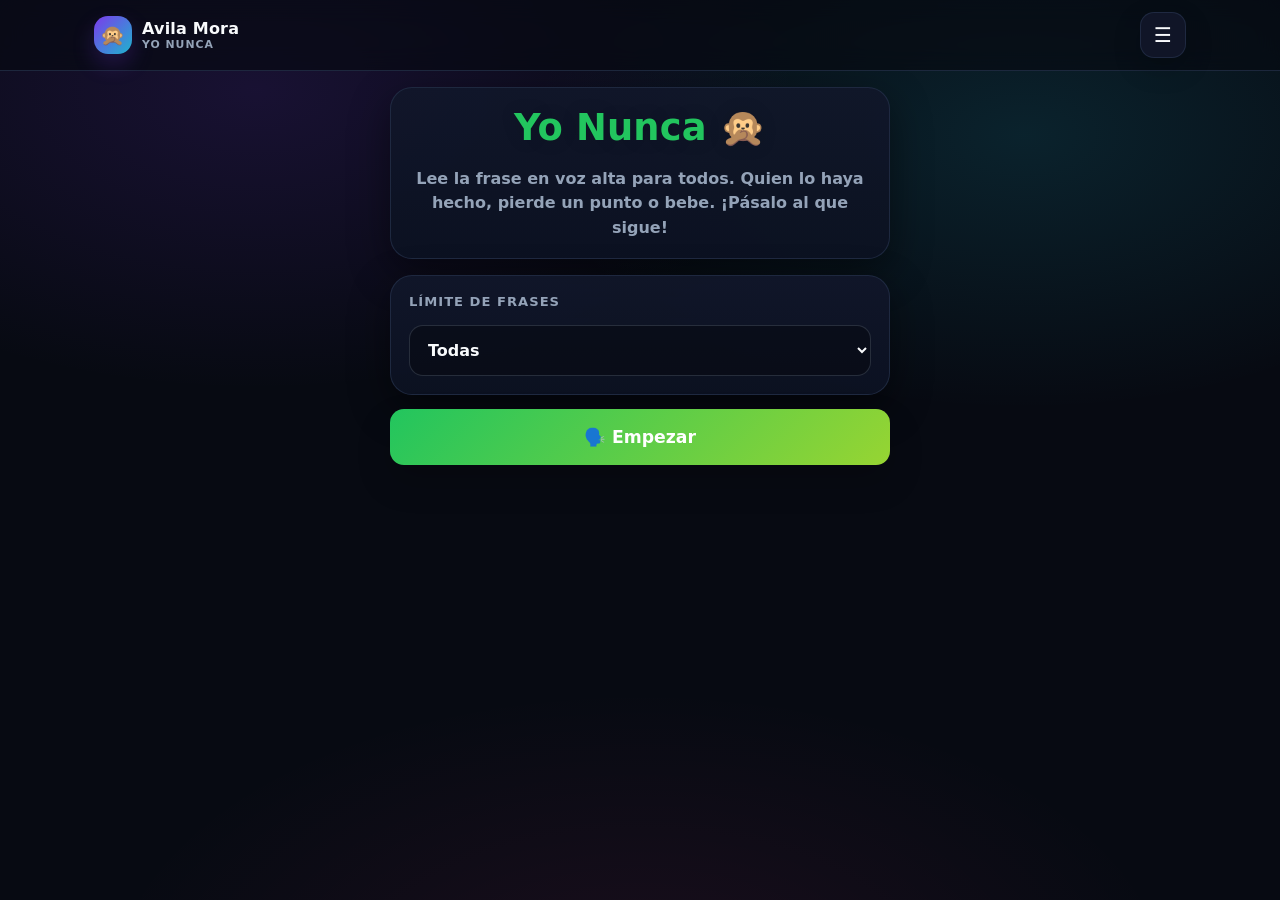
<file: yonunca.html>
<!DOCTYPE html>
<html lang="es">
<head>
  <meta charset="UTF-8" />
  <meta name="viewport" content="width=device-width, initial-scale=1.0, maximum-scale=1.0, user-scalable=no, viewport-fit=cover" />
  <title>Yo Nunca 🙊</title>
  <meta name="theme-color" content="#22c55e" />
  <link
    rel="icon"
    href="logoam.png"
  />
  <link rel="stylesheet" href="styles.css" />
</head>
<body class="theme-yonunca">
  <header class="topbar">
    <div class="topbar-inner">
      <a class="brand brand-link" href="index.html">
        <span class="logo">🙊</span>
        <span class="txt"><span class="name">Avila Mora</span><small>Yo Nunca</small></span>
      </a>
      <div class="topbar-actions"><button id="navToggle" type="button" class="icon-btn">☰</button></div>
    </div>
    <nav id="siteNav" class="site-nav" hidden>
      <div class="site-nav-inner">
        <a class="nav-item" href="index.html">🏠 Menú</a>
      </div>
    </nav>
  </header>

  <main id="mainContent">
    <div class="wrap">
      <section class="section active">
        <div class="stack">
          <div class="box narrow stack center">
            <h1 class="game-title">Yo Nunca 🙊</h1>
            <p class="game-sub">Lee la frase en voz alta para todos. Quien lo haya hecho, pierde un punto o bebe. ¡Pásalo al que sigue!</p>
          </div>

          <div class="box narrow shell">
            <div class="stack">
              <!-- LOBBY -->
              <div id="yn-scr-lobby" class="im-screen active">
                <div class="box stack compact">
                  <span class="label-muted">Límite de frases</span>
                  <select id="yn-selLimit">
                    <option value="20">20 Frases</option>
                    <option value="50">50 Frases</option>
                    <option value="all" selected>Todas</option>
                  </select>
                </div>
                <button type="button" class="btn primary btn-xl" id="yn-btnStart">🗣️ Empezar</button>
              </div>

              <!-- JUEGO -->
              <div id="yn-scr-game" class="im-screen center">
                <div class="box stack">
                  <div class="badge badge-green">Yo nunca...</div>
                  <h2 id="yn-txtPrompt" class="prompt-main" style="color: var(--text)">-</h2>
                </div>
                <button type="button" class="btn primary btn-xl" id="yn-btnNext">Siguiente Frase ➡️</button>
                <button type="button" class="btn ghost mt-2" id="yn-btnEnd">🏠 Terminar</button>
              </div>

            </div>
          </div>
        </div>
      </section>
    </div>
  </main>
  <script src="datos.js"></script>
  <script src="scripts.js"></script>
  <script src="yonunca.js"></script>
</body>
</html>
</file>
<file: styles.css>
:root {
  --bg: #070A12;
  --card: rgba(17, 23, 42, 0.95);
  --card2: rgba(12, 18, 34, 0.95);
  --border: rgba(37, 48, 74, 0.75);
  --border-light: rgba(148, 163, 184, 0.22);
  --text: #f8fafc;
  --muted: #94a3b8;

  --primary: #7c3aed;
  --accent: #22d3ee;
  --danger: #ff3d9a;
  --warning: #ffcc00;
  --success: #22c55e;

  --gradA: rgba(124, 58, 237, 1);
  --gradB: rgba(255, 61, 154, 0.92);

  --shadow: 0 14px 40px rgba(0, 0, 0, 0.45);
  --shadow-soft: 0 10px 28px rgba(0, 0, 0, 0.18);

  --radius: 22px;
  --radius-sm: 14px;
  --radius-xs: 10px;

  --content-max: 560px;
  --content-wide: 1120px;

  --topbar-bg: rgba(7, 10, 18, 0.65);
  --input-bg: rgba(7, 10, 18, 0.58);
  --btn-bg: rgba(7, 10, 18, 0.22);
  --ghost-bg: rgba(7, 10, 18, 0.18);
  --player-bg: rgba(7, 10, 18, 0.36);
  --footer-bg: rgba(7, 10, 18, 0.45);
  --overlay-bg: rgba(7, 10, 18, 0.86);

  --s1: 8px;
  --s2: 12px;
  --s3: 16px;
  --s4: 20px;
  --s5: 28px;
  --s6: 36px;

  --safe-top: env(safe-area-inset-top, 0px);
  --safe-bottom: env(safe-area-inset-bottom, 0px);
}

body.light-theme {
  --bg: #f8fafc;
  --card: #ffffff;
  --card2: #f1f5f9;
  --border: #cbd5e1;
  --border-light: #cbd5e1;
  --text: #0f172a;
  --muted: #475569;
  --shadow: 0 14px 40px rgba(0, 0, 0, 0.08);
  --shadow-soft: 0 10px 28px rgba(0, 0, 0, 0.08);

  --topbar-bg: rgba(255, 255, 255, 0.85);
  --input-bg: #ffffff;
  --btn-bg: #f8fafc;
  --ghost-bg: #ffffff;
  --player-bg: #f1f5f9;
  --footer-bg: #f8fafc;
  --overlay-bg: rgba(255, 255, 255, 0.86);
}

* {
  box-sizing: border-box;
  margin: 0;
  padding: 0;
  font-family: system-ui, -apple-system, "Segoe UI", Roboto, sans-serif;
}

html {
  scroll-behavior: smooth;
}

body {
  background:
    radial-gradient(900px 500px at 20% 10%, rgba(124, 58, 237, 0.15), transparent 60%),
    radial-gradient(900px 500px at 80% 15%, rgba(34, 211, 238, 0.12), transparent 55%),
    radial-gradient(900px 500px at 50% 110%, rgba(255, 61, 154, 0.08), transparent 60%),
    var(--bg);
  color: var(--text);
  min-height: 100vh;
  min-height: 100dvh;
  -webkit-tap-highlight-color: transparent;
  display: flex;
  flex-direction: column;
  transition: background 0.3s ease, color 0.3s ease;
  padding-bottom: var(--safe-bottom);
}

a {
  color: inherit;
  text-decoration: none;
}

button,
input,
select,
textarea {
  font: inherit;
}

img {
  max-width: 100%;
  display: block;
}

.hidden-soft {
  display: none !important;
}

@media (prefers-reduced-motion: reduce) {
  * {
    animation: none !important;
    transition: none !important;
    scroll-behavior: auto !important;
  }
}

/* Modo inmersivo para páginas de juego */
body.playing .topbar,
body.playing footer,
body.playing .fab-left,
body.playing .fab-right-container {
  display: none !important;
}

/* Skip link */
.skip-link {
  position: absolute;
  left: -9999px;
  top: 12px;
  z-index: 9999;
  background: var(--card);
  color: var(--text);
  border: 1px solid var(--border);
  border-radius: 10px;
  padding: 10px 14px;
  box-shadow: var(--shadow-soft);
}

.skip-link:focus {
  left: 12px;
}

/* Focus */
button:focus-visible,
input:focus-visible,
select:focus-visible,
textarea:focus-visible,
a:focus-visible,
.color-btn:focus-visible {
  outline: 3px solid var(--accent);
  outline-offset: 3px;
}

/* Topbar */
.topbar {
  position: sticky;
  top: 0;
  z-index: 60;
  backdrop-filter: blur(12px);
  background: var(--topbar-bg);
  border-bottom: 1px solid var(--border);
  transition: background 0.3s ease, border-color 0.3s ease;
  padding-top: var(--safe-top);
}

.topbar-inner {
  max-width: var(--content-max);
  margin: 0 auto;
  padding: 12px 14px;
  display: flex;
  align-items: center;
  justify-content: space-between;
  gap: 12px;
}

.topbar-actions {
  display: flex;
  align-items: center;
  gap: 8px;
}

.brand {
  display: flex;
  align-items: center;
  gap: 10px;
  font-weight: 900;
  letter-spacing: 0.2px;
  user-select: none;
  min-width: 0;
}

.brand-link {
  color: inherit;
}

.brand .logo {
  width: 38px;
  height: 38px;
  border-radius: 14px;
  display: grid;
  place-items: center;
  background: linear-gradient(135deg, rgba(124, 58, 237, 1), rgba(34, 211, 238, 0.85));
  box-shadow: 0 10px 22px rgba(124, 58, 237, 0.22);
  font-size: 20px;
  flex: 0 0 auto;
}

.brand .txt {
  min-width: 0;
  line-height: 1.08;
  text-align: left;
}

.brand .txt .name {
  white-space: nowrap;
  overflow: hidden;
  text-overflow: ellipsis;
  color: var(--text);
  display: block;
}

.brand .txt small {
  display: block;
  color: var(--muted);
  font-weight: 800;
  text-transform: uppercase;
  font-size: 0.68rem;
  letter-spacing: 1px;
  margin-top: 2px;
}

.icon-btn {
  appearance: none;
  border: 1px solid var(--border);
  background: var(--card);
  color: var(--text);
  border-radius: 14px;
  width: 46px;
  height: 46px;
  display: grid;
  place-items: center;
  font-size: 1.25rem;
  cursor: pointer;
  box-shadow: var(--shadow-soft);
  transition: transform 0.18s ease, border-color 0.18s ease, background 0.18s ease;
}

.icon-btn:hover {
  transform: translateY(-1px);
  border-color: var(--accent);
}

/* Navegación */
.site-nav {
  border-top: 1px solid var(--border);
  background: rgba(9, 14, 25, 0.94);
  backdrop-filter: blur(16px);
}

body.light-theme .site-nav {
  background: rgba(255, 255, 255, 0.92);
}

.site-nav-inner {
  max-width: var(--content-wide);
  margin: 0 auto;
  padding: 12px 14px 16px;
  display: grid;
  grid-template-columns: 1fr;
  gap: 10px;
}

.nav-item {
  display: block;
  appearance: none;
  border: 1px solid var(--border-light);
  background: var(--player-bg);
  color: var(--text);
  padding: 12px 14px;
  border-radius: var(--radius-sm);
  font-weight: 850;
  cursor: pointer;
  text-align: left;
  transition: transform 0.16s ease, border-color 0.16s ease;
}

.nav-item:hover {
  transform: translateY(-1px);
  border-color: var(--accent);
}

@media (min-width: 860px) {
  .topbar-inner {
    max-width: var(--content-wide);
  }

  .site-nav-inner {
    grid-template-columns: repeat(4, minmax(0, 1fr));
  }
}

/* Layout */
main {
  width: 100%;
  flex: 1;
  display: flex;
}

.wrap {
  width: 100%;
  max-width: var(--content-max);
  margin: 0 auto;
  padding: 16px 14px calc(28px + var(--safe-bottom));
  display: flex;
  flex-direction: column;
  gap: var(--s4);
}

@media (min-width: 960px) {
  .wrap {
    max-width: var(--content-wide);
  }
}

.max-center {
  max-width: 720px;
  margin: 0 auto;
}

/* Boxes / cards */
.box {
  background: linear-gradient(180deg, var(--card), var(--card2));
  border: 1px solid var(--border);
  border-radius: var(--radius);
  box-shadow: var(--shadow);
  padding: 18px;
  transition: background 0.3s ease, border-color 0.3s ease, transform 0.2s ease;
}

.box.narrow {
  max-width: 500px;
  margin: 0 auto;
  width: 100%;
}

.shell {
  padding: 0;
  border: none;
  background: transparent;
  box-shadow: none;
}

.panel-soft {
  background: var(--player-bg);
  border: 1px solid var(--border-light);
}

.panel-highlight {
  border-color: color-mix(in srgb, var(--primary) 40%, var(--border) 60%);
  background:
    linear-gradient(180deg, rgba(255,255,255,0.03), rgba(255,255,255,0)),
    var(--player-bg);
}

.hero-card {
  padding: 22px 18px;
}

/* Structure */
.stack {
  display: flex;
  flex-direction: column;
  gap: var(--s3);
}

.stack.compact {
  gap: 10px;
}

.row {
  display: flex;
  gap: 10px;
  flex-wrap: wrap;
}

.row > * {
  flex: 1 1 180px;
  min-width: 0;
}

.row.row-tight {
  gap: 8px;
}

.between {
  justify-content: space-between;
  align-items: center;
}

.center {
  text-align: center;
}

.full-width {
  width: 100%;
}

.compact-surface {
  padding: 14px;
}

.inline-input-group {
  display: flex;
  gap: 8px;
}

.inline-input-group input {
  flex: 1;
}

.btn-inline-square {
  width: 56px;
  flex: 0 0 56px !important;
  padding: 0 !important;
}

/* Typography */
.muted {
  color: var(--muted);
}

.strong-copy {
  font-weight: 800;
}

.large-copy {
  font-size: 1.1rem;
}

.progress-text {
  font-size: 0.95rem;
  font-weight: 800;
}

.label-strong {
  font-size: 0.92rem;
  font-weight: 900;
}

.game-title {
  font-size: clamp(1.9rem, 5vw, 2.3rem);
  font-weight: 900;
  text-align: center;
  letter-spacing: 0.2px;
  margin-bottom: 2px;
  color: var(--primary);
  text-shadow: 0 0 18px rgba(0, 0, 0, 0.15);
}

.game-sub {
  text-align: center;
  color: var(--muted);
  line-height: 1.52;
  font-weight: 720;
}

.result-title {
  color: var(--text);
  font-size: 1.9rem;
  font-weight: 900;
}

.result-title-lg {
  font-size: 2.25rem;
}

.section-heading {
  color: var(--primary);
  font-size: 1.45rem;
  font-weight: 900;
}

.big-player-name {
  font-size: clamp(2rem, 7vw, 2.55rem);
  font-weight: 900;
  color: var(--text);
  line-height: 1.1;
}

.pass-name {
  font-size: clamp(2rem, 7vw, 2.5rem);
  color: var(--primary);
  margin: 8px 0;
  font-weight: 900;
  line-height: 1.1;
}

.pass-label {
  font-size: 1rem;
}

.prompt-block {
  font-size: 1.32rem;
  font-weight: 900;
  min-height: 76px;
  display: flex;
  align-items: center;
  justify-content: center;
  line-height: 1.32;
  text-align: center;
}

.prompt-main {
  font-size: clamp(1.5rem, 4.8vw, 2rem);
  line-height: 1.2;
  font-weight: 900;
  min-height: 90px;
  display: flex;
  align-items: center;
  justify-content: center;
}

.question-display {
  margin-top: 12px;
  font-size: 1.45rem;
  min-height: 150px;
  display: flex;
  align-items: center;
  justify-content: center;
  line-height: 1.35;
  font-weight: 900;
  text-align: center;
}

.current-player-line {
  margin-top: 12px;
  margin-bottom: 18px;
  color: var(--primary);
  font-weight: 900;
  font-style: italic;
  text-align: center;
}

.cat-text {
  color: var(--accent);
  font-size: 0.78rem;
  text-transform: uppercase;
  letter-spacing: 2px;
  font-weight: 900;
}

.color-primary { color: var(--primary) !important; }
.color-accent { color: var(--accent) !important; }
.color-danger { color: var(--danger) !important; }
.color-warning { color: var(--warning) !important; }
.color-green { color: rgba(34,197,94,0.95) !important; }
.color-blue { color: rgba(59,130,246,0.95) !important; }
.color-cyan { color: rgba(34,211,238,0.95) !important; }
.color-indigo { color: rgba(99,102,241,0.95) !important; }
.color-amber { color: rgba(245,158,11,0.95) !important; }
.color-pink { color: rgba(244,114,182,0.95) !important; }

.inline-accent,
.inline-primary {
  color: var(--primary);
  font-weight: 900;
}

.top-turn-player {
  color: var(--primary);
  font-weight: 900;
  font-size: 1.2rem;
}

.type-badge {
  color: var(--warning);
  font-size: 0.9rem;
  text-transform: uppercase;
  letter-spacing: 2px;
  font-weight: 900;
}

/* Badges */
.badge {
  display: inline-flex;
  align-items: center;
  justify-content: center;
  gap: 8px;
  padding: 7px 12px;
  border-radius: 999px;
  border: 1px solid rgba(34, 211, 238, 0.35);
  background: rgba(34, 211, 238, 0.1);
  color: rgba(34, 211, 238, 0.95);
  font-weight: 900;
  font-size: 0.78rem;
  letter-spacing: 1.2px;
  text-transform: uppercase;
  margin: 0 auto;
}

.badge-blue {
  border-color: rgba(59,130,246,.35);
  background: rgba(59,130,246,.10);
  color: rgba(59,130,246,.95);
}
.badge-cyan {
  border-color: rgba(0,255,204,.35);
  background: rgba(0,255,204,.10);
  color: rgba(0,255,204,.95);
}
.badge-red {
  border-color: rgba(239,68,68,.35);
  background: rgba(239,68,68,.10);
  color: rgba(239,68,68,.95);
}
.badge-amber {
  border-color: rgba(245,158,11,.35);
  background: rgba(245,158,11,.10);
  color: rgba(245,158,11,.95);
}
.badge-indigo {
  border-color: rgba(99,102,241,.35);
  background: rgba(99,102,241,.10);
  color: rgba(99,102,241,.95);
}
.badge-pink {
  border-color: rgba(236,72,153,.35);
  background: rgba(236,72,153,.10);
  color: rgba(236,72,153,.95);
}
.badge-green {
  border-color: rgba(34,197,94,.35);
  background: rgba(34,197,94,.10);
  color: rgba(34,197,94,.95);
}

/* Feature strip */
.feature-strip {
  display: flex;
  flex-wrap: wrap;
  gap: 10px;
  justify-content: center;
}

.mini-feature {
  padding: 10px 12px;
  border-radius: 999px;
  background: var(--player-bg);
  border: 1px solid var(--border-light);
  color: var(--text);
  font-size: 0.9rem;
  font-weight: 850;
}

/* Menu cards */
.cards-grid {
  margin-top: 6px;
}

.card-item {
  min-height: 220px;
  justify-content: space-between;
}

.card-copy {
  line-height: 1.5;
}

.card-tags {
  display: flex;
  flex-wrap: wrap;
  gap: 8px;
}

.card-tags span {
  padding: 6px 10px;
  border-radius: 999px;
  background: var(--player-bg);
  border: 1px solid var(--border-light);
  color: var(--muted);
  font-size: 0.78rem;
  font-weight: 800;
}

/* Inputs */
input,
select,
textarea {
  width: 100%;
  padding: 14px 14px;
  border-radius: var(--radius-sm);
  border: 1px solid var(--border-light);
  background: var(--input-bg);
  color: var(--text);
  outline: none;
  font-weight: 850;
  font-size: 1rem;
  transition: background 0.3s ease, color 0.3s ease, border-color 0.3s ease, box-shadow 0.2s ease;
}

input::placeholder,
textarea::placeholder {
  color: var(--muted);
  font-weight: 700;
}

input:focus,
select:focus,
textarea:focus {
  border-color: color-mix(in srgb, var(--accent) 55%, var(--border-light) 45%);
  box-shadow: 0 0 0 4px rgba(34, 211, 238, 0.10);
}

input[type="range"] {
  padding: 0;
  accent-color: var(--primary);
  background: transparent;
  box-shadow: none;
  border: none;
}

.big-input {
  font-size: 1.12rem;
  padding: 18px;
  text-align: center;
  font-weight: 900;
}

.char-counter {
  text-align: right;
  font-size: 0.82rem;
  color: var(--muted);
  font-weight: 800;
  margin-top: -8px;
}

/* Buttons */
.btn {
  appearance: none;
  border: none;
  cursor: pointer;
  padding: 14px 14px;
  border-radius: var(--radius-sm);
  font-weight: 900;
  font-size: 1rem;
  display: inline-flex;
  align-items: center;
  justify-content: center;
  gap: 10px;
  user-select: none;
  transition: transform 0.18s ease, border-color 0.18s ease, filter 0.18s ease, background 0.18s ease;
  color: var(--text);
  background: var(--btn-bg);
  border: 2px solid var(--border-light);
  box-shadow: 0 10px 26px rgba(0, 0, 0, 0.05);
  text-align: center;
}

.btn:hover {
  transform: translateY(-1px);
  border-color: var(--muted);
}

.btn:active {
  transform: scale(0.97);
}

.btn:disabled {
  cursor: not-allowed;
  opacity: 0.55;
  transform: none;
}

.btn.primary {
  background: linear-gradient(135deg, var(--gradA), var(--gradB));
  border: none;
  color: white;
  box-shadow: 0 16px 34px rgba(0, 0, 0, 0.18);
}

.btn.primary:hover {
  filter: brightness(1.06);
}

.btn.ghost {
  background: var(--ghost-bg);
  border-color: var(--border-light);
  box-shadow: none;
}

.btn.danger {
  background: var(--btn-bg);
  border-color: rgba(255, 0, 85, 0.55);
  box-shadow: 0 10px 26px rgba(255, 0, 85, 0.08);
}

.btn.danger:active {
  background: rgba(255, 0, 85, 0.18);
}

.btn.success {
  background: var(--btn-bg);
  border-color: rgba(34, 197, 94, 0.55);
  box-shadow: 0 10px 26px rgba(34, 197, 94, 0.08);
}

.btn.success:active {
  background: rgba(34, 197, 94, 0.18);
}

.btn-sm {
  padding: 10px 12px;
  font-size: 0.92rem;
}

.btn-xl {
  padding: 18px;
  font-size: 1.08rem;
}

.btn-xxl {
  padding: 20px;
  font-size: 1.15rem;
}

/* Config blocks */
.hero-toolbar {
  display: flex;
  gap: 10px;
  flex-wrap: wrap;
}

.hero-toolbar > * {
  flex: 1 1 180px;
}

.config-grid {
  display: grid;
  grid-template-columns: 1fr;
  gap: 12px;
}

@media (min-width: 700px) {
  .config-grid {
    grid-template-columns: repeat(2, minmax(0, 1fr));
  }
}

.info-chip-group {
  display: flex;
  flex-wrap: wrap;
  gap: 8px;
}

.info-chip {
  padding: 8px 12px;
  border-radius: 999px;
  background: var(--player-bg);
  border: 1px solid var(--border-light);
  color: var(--text);
  font-size: 0.85rem;
  font-weight: 850;
}

.players-inline {
  font-weight: 900;
  line-height: 1.45;
  word-break: break-word;
  min-height: 28px;
}

/* Sections / screens */
.section {
  display: block;
}

.sub-screen,
.im-screen {
  display: none;
  flex-direction: column;
  gap: 14px;
}

.sub-screen.active,
.im-screen.active {
  display: flex;
}

/* Generic chips / players */
.player-list {
  display: flex;
  flex-wrap: wrap;
  gap: 8px;
  justify-content: center;
  margin: 10px 0 0;
  max-height: 180px;
  overflow-y: auto;
  padding: 6px;
}

.player-tag {
  background: var(--player-bg);
  padding: 8px 14px;
  border-radius: 999px;
  display: flex;
  align-items: center;
  gap: 8px;
  font-size: 0.95rem;
  border: 1px solid var(--border-light);
  font-weight: 900;
  transition: 0.25s ease;
}

.delete-btn {
  color: var(--danger);
  cursor: pointer;
  font-weight: 900;
  padding-left: 4px;
}

/* Option buttons */
.option-btn {
  width: 100%;
  padding: 16px;
  border-radius: var(--radius-sm);
  border: 2px solid var(--border-light);
  background: var(--player-bg);
  color: var(--text);
  font-weight: 900;
  font-size: 1.05rem;
  cursor: pointer;
  transition: transform 0.18s ease, border-color 0.18s ease;
  text-align: center;
}

.option-btn:hover {
  border-color: var(--accent);
  transform: translateY(-2px);
}

.option-btn:active {
  transform: scale(0.97);
}

/* Results */
.result-stack {
  margin-top: 15px;
  text-align: left;
  gap: 8px;
}

.result-answer {
  font-size: 1.5rem;
  font-weight: 900;
  color: var(--accent);
  margin-top: 8px;
}

.res-item {
  display: flex;
  justify-content: space-between;
  gap: 12px;
  padding: 12px;
  border: 1px solid var(--border-light);
  border-radius: 12px;
  background: var(--player-bg);
  font-weight: 900;
}

.res-item.correct {
  color: rgba(34, 197, 94, 1);
}

.res-item.incorrect {
  color: rgba(255, 61, 154, 1);
}

/* Pass / reveal */
.pass-box {
  padding: 34px 18px;
}

.reveal-box {
  padding: 30px 18px;
}

.reveal-player-name {
  font-size: 1.12rem;
  margin-bottom: 10px;
  font-weight: 900;
}

/* Timers / emoji */
.emoji-display {
  font-size: 5rem;
  margin: 10px 0;
  text-shadow: 0 0 20px rgba(255, 255, 255, 0.10);
  filter: drop-shadow(0 4px 8px rgba(0, 0, 0, 0.45));
}

.giant-emoji {
  font-size: 6.5rem;
}

.timer-text {
  font-size: clamp(3rem, 12vw, 4rem);
  font-weight: 900;
  color: var(--warning);
  text-shadow: 0 0 15px rgba(255, 204, 0, 0.22);
  letter-spacing: -1px;
  margin: 6px 0 10px;
  transition: color 0.3s ease;
}

.timer-compact {
  margin: 0;
  font-size: 2rem;
}

.label-muted {
  color: var(--muted);
  font-size: 0.82rem;
  text-transform: uppercase;
  letter-spacing: 1px;
  margin-bottom: 6px;
  display: block;
  font-weight: 900;
}

.large-label {
  font-size: 1.05rem;
}

.blinking {
  color: var(--danger) !important;
  text-shadow: 0 0 25px rgba(255, 0, 85, 0.55);
  animation: pulse-red 1s infinite;
}

@keyframes pulse-red {
  0% { opacity: 1; }
  50% { opacity: 0.34; }
  100% { opacity: 1; }
}

/* Score list */
.score-list {
  display: flex;
  flex-direction: column;
  gap: 10px;
  margin-top: 12px;
  text-align: left;
}

.score-row {
  background: var(--player-bg);
  border: 1px solid var(--border-light);
  border-radius: 12px;
  padding: 12px;
  display: flex;
  justify-content: space-between;
  gap: 12px;
  font-size: 1.05rem;
  font-weight: 900;
}

.giant-score {
  font-size: 3rem;
  font-weight: 900;
  color: var(--accent);
  margin-top: 8px;
}

.winner-title {
  color: var(--warning);
  font-size: 2.4rem;
  font-weight: 900;
}

.winner-name {
  font-size: 2rem;
  color: var(--primary);
  margin: 10px 0;
  line-height: 1.15;
}

/* Mini stats */
.turn-mini-stats {
  display: grid;
  grid-template-columns: repeat(3, minmax(0, 1fr));
  gap: 10px;
  width: 100%;
}

.mini-stat {
  background: var(--player-bg);
  border: 1px solid var(--border-light);
  padding: 10px;
  border-radius: 14px;
  text-align: center;
}

.mini-stat span {
  display: block;
  font-size: 0.72rem;
  color: var(--muted);
  text-transform: uppercase;
  letter-spacing: 0.8px;
  font-weight: 900;
}

.mini-stat strong {
  display: block;
  margin-top: 4px;
  font-size: 1.05rem;
  color: var(--text);
  font-weight: 900;
}

/* Tabú shared */
.card-word {
  background: var(--card);
  border: 2px solid var(--primary);
  padding: 25px 15px;
}

.tabu-main-word {
  font-size: clamp(2rem, 8vw, 2.6rem);
  color: var(--text);
  font-weight: 900;
  margin-bottom: 20px;
  word-break: break-word;
  line-height: 1.08;
  text-align: center;
}

.forbidden-box {
  background: rgba(244, 63, 94, 0.1);
  border: 1px solid rgba(244, 63, 94, 0.18);
  border-radius: 12px;
  padding: 15px;
}

.forbidden-list {
  list-style: none;
  padding: 0;
  margin: 0;
  font-size: 1.18rem;
  font-weight: 900;
  color: var(--danger);
  line-height: 1.7;
  text-align: center;
}

/* Vote */
.vote-list {
  display: flex;
  flex-direction: column;
  gap: 10px;
}

.vote-btn {
  width: 100%;
  padding: 15px 16px;
  border-radius: var(--radius-sm);
  border: 1px solid var(--border-light);
  background: var(--player-bg);
  color: var(--text);
  font-weight: 900;
  font-size: 1.08rem;
  text-align: left;
  cursor: pointer;
  transition: transform 0.12s ease, background 0.12s ease, border-color 0.12s ease;
}

.vote-btn:active {
  transform: scale(0.98);
  background: rgba(255, 0, 85, 0.18);
  border-color: rgba(255, 0, 85, 0.55);
}

.result-area {
  padding: 28px 18px;
}

/* Footer */
footer {
  border-top: 1px solid var(--border);
  background: var(--footer-bg);
  color: var(--muted);
  text-align: center;
  font-size: 0.85rem;
  padding: 14px 10px calc(14px + var(--safe-bottom));
  transition: background 0.3s ease, border-color 0.3s ease, color 0.3s ease;
}

.footer-link {
  color: var(--accent);
  font-weight: 900;
  text-decoration: none;
}

/* Themes por juego */
.theme-nosconocemos {
  --primary: #f59e0b;
  --accent: #fbbf24;
  --danger: #ef4444;
  --warning: #fcd34d;
  --gradA: rgba(245, 158, 11, 1);
  --gradB: rgba(234, 88, 12, 0.92);
}

.theme-rompehielo {
  --primary: #7c3aed;
  --accent: #22d3ee;
  --danger: #ff3d9a;
  --warning: #ffcc00;
  --gradA: rgba(124, 58, 237, 1);
  --gradB: rgba(255, 61, 154, 0.92);
}

.theme-impostor {
  --primary: #00ffcc;
  --accent: #00ffcc;
  --danger: #ff0055;
  --warning: #ffcc00;
  --gradA: rgba(0, 255, 204, 1);
  --gradB: rgba(255, 0, 85, 0.88);
}

.theme-yonunca {
  --primary: #22c55e;
  --accent: #a3e635;
  --danger: #fb7185;
  --warning: #fbbf24;
  --gradA: rgba(34, 197, 94, 1);
  --gradB: rgba(163, 230, 53, 0.92);
}

.theme-verdadreto {
  --primary: #ec4899;
  --accent: #f472b6;
  --danger: #e11d48;
  --warning: #fca5a5;
  --gradA: rgba(236, 72, 153, 1);
  --gradB: rgba(139, 92, 246, 0.92);
}

.theme-bomba {
  --primary: #ef4444;
  --accent: #f97316;
  --danger: #dc2626;
  --warning: #facc15;
  --gradA: rgba(239, 68, 68, 1);
  --gradB: rgba(249, 115, 22, 0.92);
}

.theme-tabu {
  --primary: #4f46e5;
  --accent: #14b8a6;
  --danger: #f43f5e;
  --warning: #eab308;
  --gradA: rgba(79, 70, 229, 1);
  --gradB: rgba(14, 165, 233, 0.92);
}

/* Floating buttons */
.fab-left {
  position: fixed;
  bottom: calc(25px + var(--safe-bottom));
  left: 20px;
  width: 58px;
  height: 58px;
  border-radius: 50%;
  background: linear-gradient(135deg, #4c1d95, #7c3aed, #ff3d9a, #22d3ee, #7c3aed);
  background-size: 400% 400%;
  display: flex;
  align-items: center;
  justify-content: center;
  color: white;
  font-weight: 900;
  font-size: 1.35rem;
  text-decoration: none;
  box-shadow: 0 4px 25px rgba(124, 58, 237, 0.45);
  animation: am-gradient 6s ease infinite, am-pulse 2.5s ease-in-out infinite;
  z-index: 100;
  border: 2px solid rgba(255, 255, 255, 0.15);
  transition: transform 0.2s ease;
}

.fab-left:hover {
  transform: scale(1.1);
  animation: am-gradient 2s ease infinite;
}

@keyframes am-gradient {
  0% { background-position: 0% 50%; }
  50% { background-position: 100% 50%; }
  100% { background-position: 0% 50%; }
}

@keyframes am-pulse {
  0% { box-shadow: 0 0 0 0 rgba(124, 58, 237, 0.6); }
  70% { box-shadow: 0 0 0 12px rgba(124, 58, 237, 0); }
  100% { box-shadow: 0 0 0 0 rgba(124, 58, 237, 0); }
}

.fab-right-container {
  position: fixed;
  bottom: calc(25px + var(--safe-bottom));
  right: 20px;
  display: flex;
  flex-direction: column;
  gap: 12px;
  z-index: 100;
}

.fab-btn {
  width: 54px;
  height: 54px;
  border-radius: 50%;
  background: var(--card);
  border: 1px solid var(--border);
  display: flex;
  align-items: center;
  justify-content: center;
  font-size: 1.65rem;
  box-shadow: 0 8px 20px rgba(0, 0, 0, 0.2);
  cursor: pointer;
  transition: all 0.2s cubic-bezier(0.4, 0, 0.2, 1);
  color: var(--text);
}

.fab-btn:hover {
  transform: translateY(-4px) scale(1.05);
  border-color: var(--accent);
  box-shadow: 0 12px 25px rgba(34, 211, 238, 0.25);
}

.fab-btn:active {
  transform: translateY(2px) scale(0.95);
}

/* Modals */
.tool-overlay {
  position: fixed;
  inset: 0;
  background: var(--overlay-bg);
  backdrop-filter: blur(8px);
  display: none;
  align-items: center;
  justify-content: center;
  z-index: 1000;
  opacity: 0;
  transition: opacity 0.3s ease, background 0.3s ease;
  padding: 18px;
}

.tool-overlay.active {
  display: flex;
  opacity: 1;
}

.tool-modal-card {
  position: relative;
  width: min(100%, 360px);
}

.modal-close-btn {
  position: absolute;
  top: 10px;
  right: 10px;
  padding: 8px;
  font-size: 1.15rem;
  min-width: auto;
  width: 44px;
  height: 44px;
}

.modal-title {
  font-weight: 900;
}

.modal-copy {
  font-size: 0.95rem;
  font-weight: 800;
}

/* Dice and card animation */
.dice-rolling {
  animation: dice-shake 0.4s ease-in-out infinite;
}

@keyframes dice-shake {
  0% { transform: rotate(0deg) scale(1); }
  25% { transform: rotate(-25deg) scale(1.15); }
  50% { transform: rotate(0deg) scale(1.3); }
  75% { transform: rotate(25deg) scale(1.15); }
  100% { transform: rotate(0deg) scale(1); }
}

.card-flipping {
  animation: card-flip 0.5s cubic-bezier(0.4, 0, 0.2, 1);
}

@keyframes card-flip {
  0% { transform: rotateY(0deg) scale(1); }
  50% { transform: rotateY(90deg) scale(1.2); }
  100% { transform: rotateY(180deg) scale(1); }
}

.card-result-box {
  font-size: 3rem;
  margin: 20px auto;
  width: 120px;
  height: 170px;
  display: flex;
  align-items: center;
  justify-content: center;
  background: linear-gradient(135deg, #f8fafc, #cbd5e1);
  color: #0f172a;
  border-radius: 14px;
  font-weight: 900;
  box-shadow: 0 10px 30px rgba(0, 0, 0, 0.3);
  border: 5px solid white;
  transform-style: preserve-3d;
}

.card-result-box.red {
  color: #ef4444;
}

.card-result-box.black {
  color: #0f172a;
}

/* Responsive */
.grid {
  display: grid;
  grid-template-columns: 1fr;
  gap: var(--s3);
}

@media (min-width: 900px) {
  .grid {
    grid-template-columns: repeat(auto-fit, minmax(280px, 1fr));
  }
}

@media (max-width: 560px) {
  .fab-left {
    width: 54px;
    height: 54px;
    font-size: 1.2rem;
    left: 14px;
  }

  .fab-right-container {
    right: 14px;
    gap: 10px;
  }

  .fab-btn {
    width: 50px;
    height: 50px;
    font-size: 1.55rem;
  }

  .box {
    padding: 16px;
  }

  .turn-mini-stats {
    grid-template-columns: 1fr 1fr 1fr;
  }

  .question-display {
    min-height: 120px;
    font-size: 1.25rem;
  }

  .pass-name,
  .big-player-name,
  .winner-name {
    word-break: break-word;
  }
}
</file>
